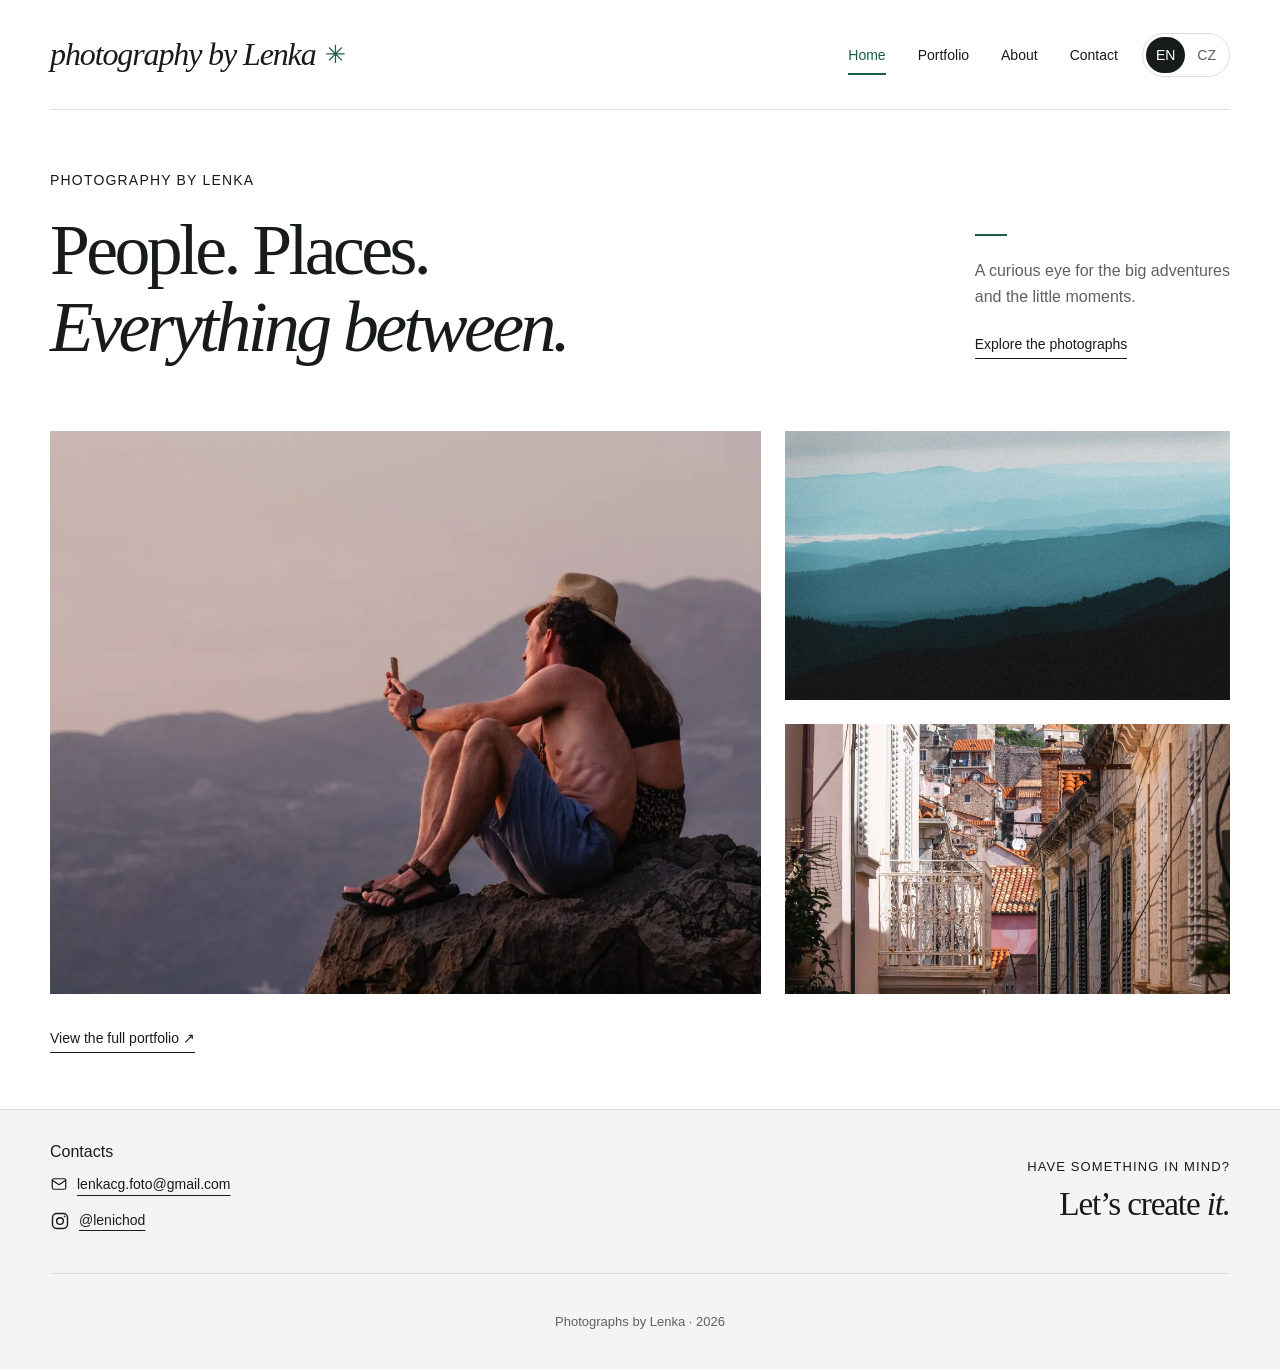
<file: index.html>
<!doctype html>
<html lang="en">
<head>
  <meta charset="UTF-8">
  <meta name="viewport" content="width=device-width, initial-scale=1">
  <meta name="description" content="Photography by Lenka. Portraits, nature, travel and everyday moments." data-i18n-content="Photography by Lenka. Portraits, nature, travel and everyday moments.">
  <meta name="theme-color" content="#ffffff">
  <title>Photography by Lenka</title>
  <link rel="icon" type="image/svg+xml" href="data:image/svg+xml,%3Csvg xmlns='http://www.w3.org/2000/svg' viewBox='0 0 32 32'%3E%3Crect width='32' height='32' rx='7' fill='%231c5d45'/%3E%3Ccircle cx='16' cy='16' r='10' fill='none' stroke='white' stroke-width='1.5'/%3E%3Ccircle cx='16' cy='16' r='4' fill='white'/%3E%3C/svg%3E">
  <link rel="stylesheet" href="styles.css">
  <script src="gallery-data.js" defer></script>
  <script src="languages.js" defer></script>
  <script src="app.js" defer></script>
</head>
<body data-page="home">
  <a class="skip" href="#main-content" data-i18n="Skip to content">Skip to content</a>
  <header class="header wrap"><a class="wordmark" href="index.html" aria-label="Photography by Lenka home">photography by Lenka<span class="brand-dot" aria-hidden="true">✳</span></a><nav aria-label="Main navigation" data-i18n-aria-label="Main navigation"><a href="index.html" aria-current="page" data-i18n="Home">Home</a><a href="portfolio.html" data-i18n="Portfolio">Portfolio</a><a href="about.html" data-i18n="About">About</a><a href="contact.html" data-i18n="Contact">Contact</a></nav><div class="language-switch" role="group" aria-label="Language / Jazyk"><button type="button" data-language="en" lang="en" aria-label="English" aria-pressed="true">EN</button><button type="button" data-language="cs" lang="cs" aria-label="Čeština" aria-pressed="false">CZ</button></div></header>
  <main id="main-content">
    <section class="intro wrap" aria-labelledby="page-title">
      <div><p class="eyebrow" data-i18n="Photography by Lenka">Photography by Lenka</p><h1 id="page-title" data-i18n-html="People. Places.&lt;br&gt;&lt;em&gt;Everything between.&lt;/em&gt;">People. Places.<br><em>Everything between.</em></h1></div>
      <div class="intro-note"><span class="note-line" aria-hidden="true"></span><p data-i18n-html="A curious eye for the big adventures&lt;br class=&quot;desktop-break&quot;&gt; and the little moments.">A curious eye for the big adventures<br class="desktop-break"> and the little moments.</p><a href="portfolio.html" data-i18n="Explore the photographs">Explore the photographs</a></div>
    </section>
    <section class="featured wrap" aria-label="Selected photographs" data-i18n-aria-label="Selected photographs"><div class="featured-grid"><a class="featured-photo" href="portfolio.html?collection=people"><img src="photos/083.webp" width="4896" height="2754" alt="Two people overlooking the coast" data-i18n-alt="Two people overlooking the coast" decoding="async"></a><a class="featured-photo" href="portfolio.html?collection=nature"><img src="photos/052.webp" width="4896" height="2754" alt="Layers of distant blue mountains" data-i18n-alt="Layers of distant blue mountains" decoding="async"></a><a class="featured-photo" href="portfolio.html?collection=street"><img src="photos/096.webp" width="3264" height="3264" alt="Light falling through a narrow street" data-i18n-alt="Light falling through a narrow street" decoding="async"></a></div><a class="text-link" href="portfolio.html" data-i18n-html="View the full portfolio &lt;span aria-hidden=&quot;true&quot;&gt;↗&lt;/span&gt;">View the full portfolio <span aria-hidden="true">↗</span></a></section>
  </main>
  <footer class="site-footer">
    <div class="wrap footer-contact">
      <div class="footer-details"><h2 class="footer-label" data-i18n="Contacts">Contacts</h2><a data-email-link class="footer-email" href="mailto:lenkacg.foto@gmail.com"><svg class="contact-icon" viewBox="0 0 24 24" fill="none" stroke="currentColor" stroke-width="1.6" stroke-linecap="round" stroke-linejoin="round" aria-hidden="true" focusable="false"><rect x="3" y="5" width="18" height="14" rx="2"/><path d="m3 7 9 6 9-6"/></svg><span data-email-address>lenkacg.foto@gmail.com</span></a><a data-instagram-link class="footer-instagram" href="https://www.instagram.com/lenichod/" target="_blank" rel="noopener noreferrer" aria-label="Find me on Instagram" data-i18n-aria-label="Find me on Instagram" title="@lenichod"><svg class="contact-icon" viewBox="0 0 24 24" fill="none" stroke="currentColor" stroke-width="1.7" aria-hidden="true" focusable="false"><rect x="3" y="3" width="18" height="18" rx="5"/><circle cx="12" cy="12" r="4"/><circle cx="17.5" cy="6.5" r="1" fill="currentColor" stroke="none"/></svg><span>@lenichod</span></a><p data-instagram-placeholder hidden class="footer-instagram-note" data-i18n="Instagram — coming soon">Instagram — coming soon</p></div>
      <div class="footer-invitation"><p class="eyebrow" data-i18n="Have something in mind?">Have something in mind?</p><h2 data-i18n-html="Let’s create &lt;em&gt;it.&lt;/em&gt;">Let’s create <em>it.</em></h2></div>
    </div>
    <div class="wrap footer"><p><span data-i18n="Photographs by Lenka">Photographs by Lenka</span> · <span id="year">2026</span></p></div>
  </footer>
</body>
</html>
</file>
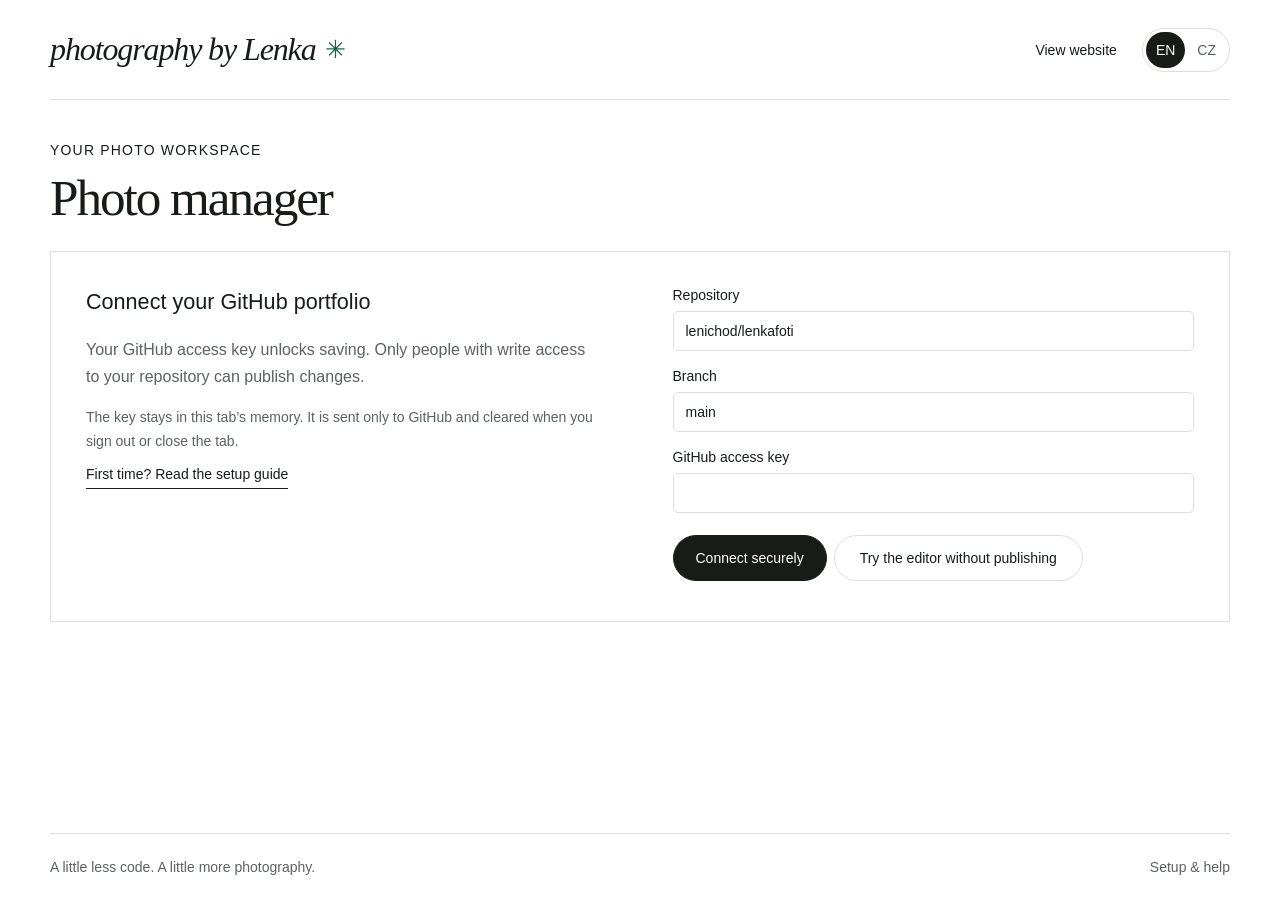
<file: admin/index.html>
<!doctype html>
<html lang="en">
<head>
<meta charset="utf-8"><meta name="viewport" content="width=device-width,initial-scale=1"><meta name="robots" content="noindex,nofollow"><meta name="referrer" content="no-referrer">
<meta http-equiv="Content-Security-Policy" content="default-src 'self'; script-src 'self'; style-src 'self'; img-src 'self' data: blob: https://raw.githubusercontent.com; connect-src 'self' https://api.github.com; object-src 'none'; base-uri 'self'; form-action 'none'">
<title>Photo manager · Photography by Lenka</title><link rel="stylesheet" href="../styles.css"><link rel="stylesheet" href="admin.css">
<link rel="icon" type="image/svg+xml" href="data:image/svg+xml,%3Csvg xmlns='http://www.w3.org/2000/svg' viewBox='0 0 32 32'%3E%3Crect width='32' height='32' rx='7' fill='%231c5d45'/%3E%3Ccircle cx='16' cy='16' r='10' fill='none' stroke='white' stroke-width='1.5'/%3E%3Ccircle cx='16' cy='16' r='4' fill='white'/%3E%3C/svg%3E">
<script src="../gallery-data.js" defer></script><script type="module" src="manager.js"></script>
</head>
<body>
<a class="skip" href="#admin-main" data-text="skip">Skip to content</a>
<header class="wrap admin-header"><a class="wordmark" href="../index.html">photography by Lenka<span class="brand-dot" aria-hidden="true">✳</span></a><div class="admin-header-actions"><a href="../index.html" data-text="viewSite">View website</a><div class="language-switch" role="group" aria-label="Language / Jazyk"><button type="button" data-lang="en" aria-pressed="true">EN</button><button type="button" data-lang="cs" aria-pressed="false">CZ</button></div></div></header>
<main id="admin-main" class="wrap admin-main">
<div class="admin-title"><div><p class="eyebrow" data-text="privateEditor">Your photo workspace</p><h1 data-text="title">Photo manager</h1></div><button id="disconnect" type="button" class="outline-button" hidden data-text="disconnect">Sign out</button></div>
<p id="status" class="admin-status" role="status" aria-live="polite"></p>
<section id="connection" class="connection-card" aria-labelledby="connect-title">
<div><h2 id="connect-title" data-text="connectTitle">Connect your GitHub portfolio</h2><p data-text="connectIntro">Your GitHub access key unlocks saving. Only people with write access to your repository can publish changes.</p><p class="connection-note" data-text="keyPrivacy">The key stays in this tab’s memory. It is sent only to GitHub and cleared when you sign out or close the tab.</p><a class="text-link" href="SETUP.html" data-text="setupGuide">First time? Read the setup guide</a></div>
<form id="connect-form"><label><span data-text="repository">Repository</span><input id="repository" value="lenichod/lenkafoti" required autocomplete="off" spellcheck="false"></label><label><span data-text="branch">Branch</span><input id="branch" value="main" required autocomplete="off" spellcheck="false"></label><label><span data-text="accessKey">GitHub access key</span><input id="access-key" type="password" required autocomplete="off" spellcheck="false"></label><button class="solid-button" id="connect-button" type="submit" data-text="connect">Connect securely</button><button class="outline-button" id="try-editor" type="button" data-text="tryEditor">Try the editor without publishing</button></form>
</section>
<section id="workspace" hidden aria-label="Photo workspace">
<div id="preview-notice" class="preview-notice" hidden data-text="previewNotice">Preview mode: try editing here. Nothing is saved to your website. Connect GitHub to publish changes.</div>
<p id="host-notice" class="connection-note" hidden data-text="hostNotice">Saving updates your GitHub website. This separate private preview does not update from GitHub.</p>
<div class="editor-toolbar"><div><label class="upload-button solid-button" for="upload"><span data-text="addPhotos">Add photos</span><input id="upload" type="file" accept="image/jpeg,image/png,image/webp" multiple></label><span id="photo-count"></span></div><div><button id="reload" class="outline-button" type="button" data-text="reload">Reload saved version</button><button id="publish" class="solid-button" type="button" disabled data-text="publish">Save to GitHub</button></div></div>
<p class="upload-note" data-text="uploadNote">JPEG, PNG or WebP. Images are resized to 1600px and converted to WebP automatically; your originals stay untouched.</p>
<details class="featured-settings"><summary data-text="homePhotos">Home page photographs</summary><p data-text="homeHelp">Photo 1 is the large image on the left. Photos 2 and 3 are stacked on the right; all three stack vertically on phones.</p><div id="featured-fields"></div></details>
<div class="editor-search"><label><span class="sr-only" data-text="search">Search photos</span><input id="search" type="search" placeholder="Search descriptions…" data-placeholder="searchPlaceholder"></label><label><span class="sr-only" data-text="collection">Collection</span><select id="collection-filter"></select></label></div>
<div id="photo-list" class="admin-grid"></div>
<p id="empty-state" hidden data-text="noResults">No photographs match this search.</p>
</section>
<dialog id="remove-dialog" aria-labelledby="remove-title"><h2 id="remove-title" data-text="removeTitle">Remove this photograph?</h2><p data-text="removeHelp">It will leave the portfolio after you save. Original files and GitHub history are kept.</p><div class="dialog-actions"><button id="cancel-remove" class="outline-button" type="button" data-text="cancel">Cancel</button><button id="confirm-remove" class="solid-button danger" type="button" data-text="remove">Remove</button></div></dialog>
</main>
<footer class="wrap admin-footer"><p data-text="footer">A little less code. A little more photography.</p><a href="SETUP.html" data-text="help">Setup & help</a></footer>
</body></html>
</file>
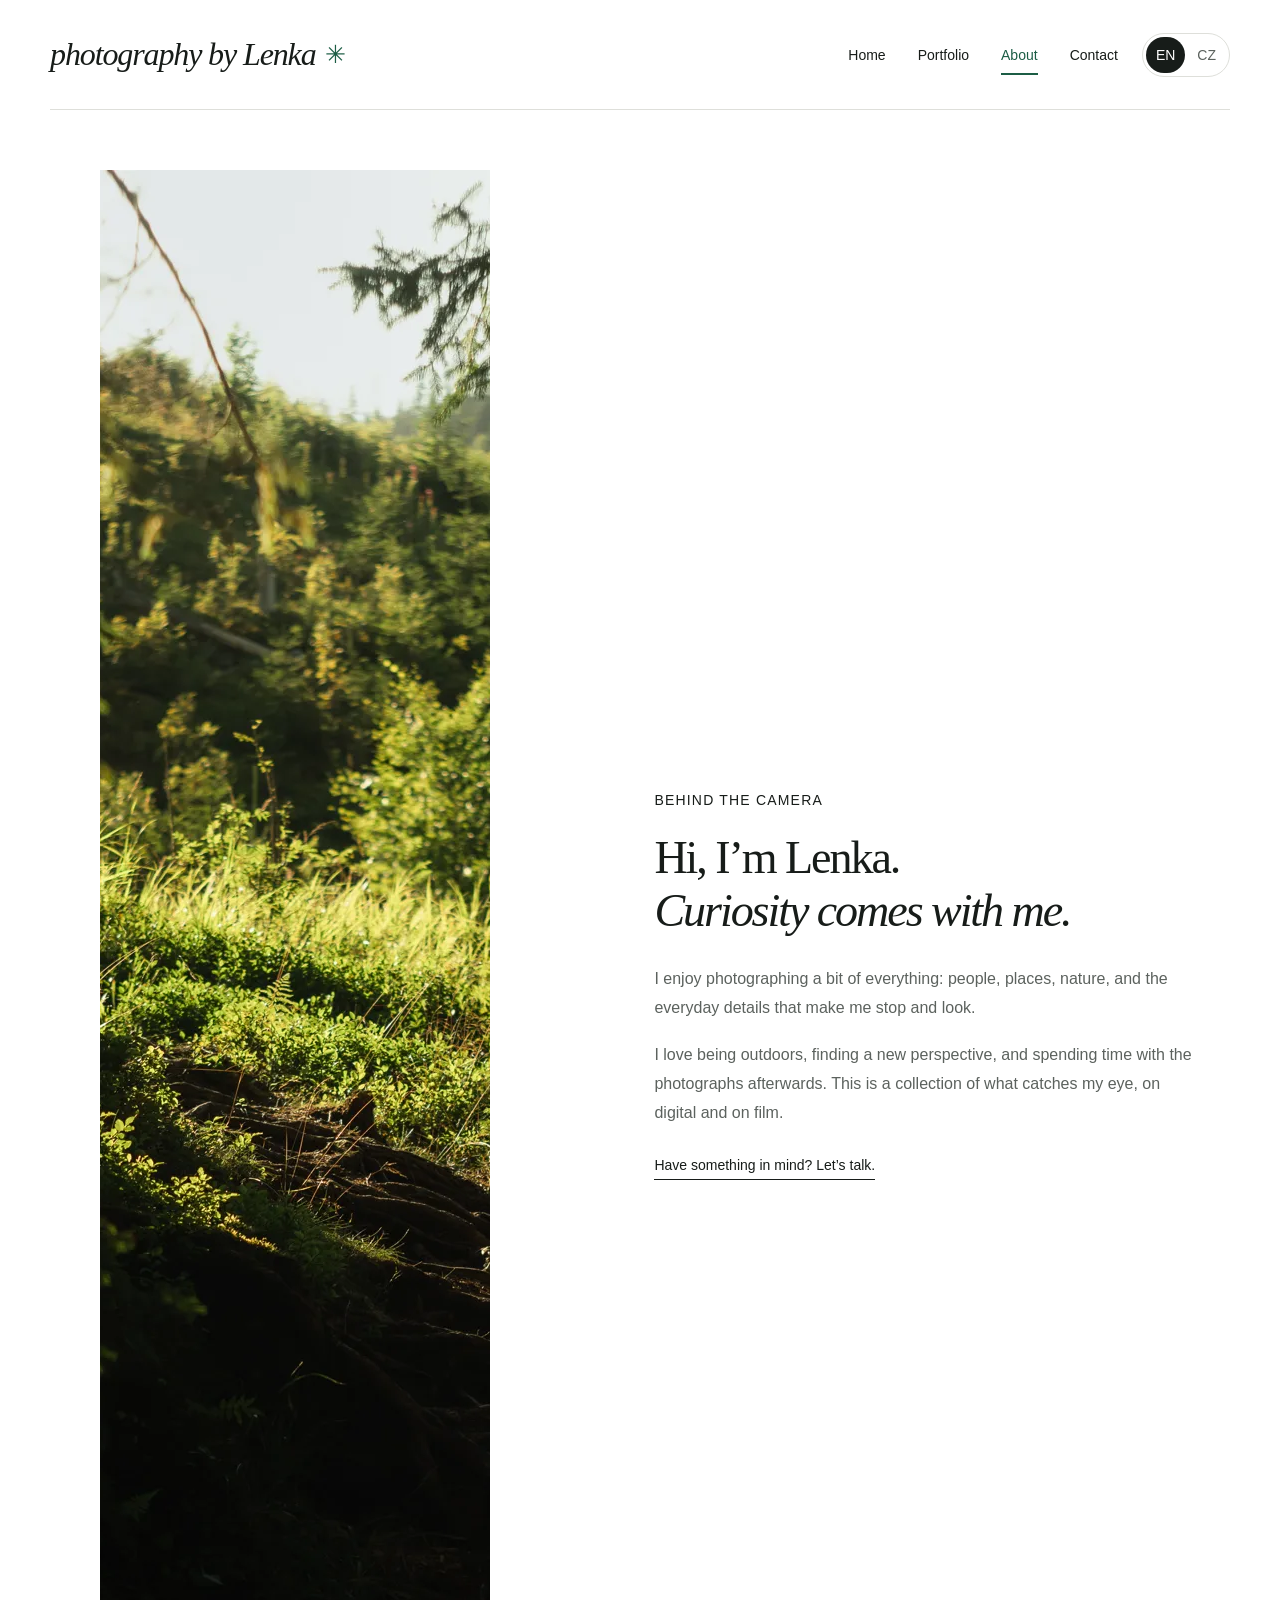
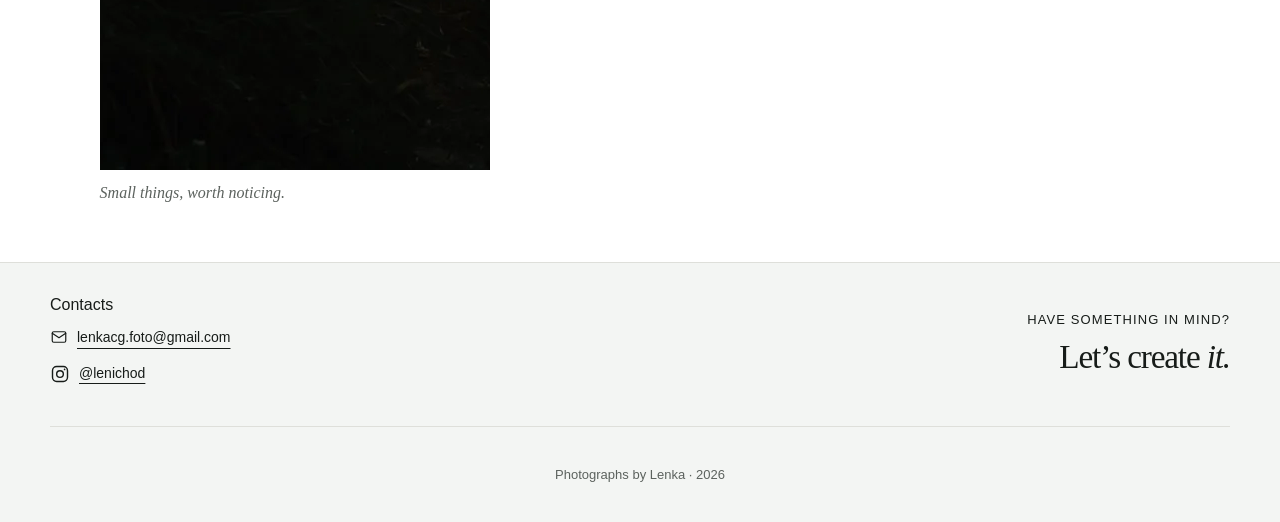
<file: about.html>
<!doctype html>
<html lang="en">
<head>
  <meta charset="UTF-8">
  <meta name="viewport" content="width=device-width, initial-scale=1">
  <meta name="description" content="Meet Lenka, the curious eye behind the camera." data-i18n-content="Meet Lenka, the curious eye behind the camera.">
  <meta name="theme-color" content="#ffffff">
  <title>About · Photography by Lenka</title>
  <link rel="icon" type="image/svg+xml" href="data:image/svg+xml,%3Csvg xmlns='http://www.w3.org/2000/svg' viewBox='0 0 32 32'%3E%3Crect width='32' height='32' rx='7' fill='%231c5d45'/%3E%3Ccircle cx='16' cy='16' r='10' fill='none' stroke='white' stroke-width='1.5'/%3E%3Ccircle cx='16' cy='16' r='4' fill='white'/%3E%3C/svg%3E">
  <link rel="stylesheet" href="styles.css">
  <script src="gallery-data.js" defer></script>
  <script src="languages.js" defer></script>
  <script src="app.js" defer></script>
</head>
<body data-page="about">
  <a class="skip" href="#main-content" data-i18n="Skip to content">Skip to content</a>
  <header class="header wrap"><a class="wordmark" href="index.html" aria-label="Photography by Lenka home">photography by Lenka<span class="brand-dot" aria-hidden="true">✳</span></a><nav aria-label="Main navigation" data-i18n-aria-label="Main navigation"><a href="index.html" data-i18n="Home">Home</a><a href="portfolio.html" data-i18n="Portfolio">Portfolio</a><a href="about.html" aria-current="page" data-i18n="About">About</a><a href="contact.html" data-i18n="Contact">Contact</a></nav><div class="language-switch" role="group" aria-label="Language / Jazyk"><button type="button" data-language="en" lang="en" aria-label="English" aria-pressed="true">EN</button><button type="button" data-language="cs" lang="cs" aria-label="Čeština" aria-pressed="false">CZ</button></div></header>
  <main id="main-content">
    <section id="about" class="about wrap" aria-labelledby="about-title">
      <div class="about-photo"><img src="photos/111.webp" alt="Sunlight falling through the trees in a quiet forest" data-i18n-alt="Sunlight falling through the trees in a quiet forest" loading="eager" width="1067" height="1600"><span data-i18n="Small things, worth noticing.">Small things, worth noticing.</span></div>
      <div class="about-copy"><p class="eyebrow" data-i18n="Behind the camera">Behind the camera</p><h1 id="about-title" data-i18n-html="Hi, I’m Lenka.&lt;br&gt;&lt;em&gt;Curiosity comes with me.&lt;/em&gt;">Hi, I’m Lenka.<br><em>Curiosity comes with me.</em></h1><p data-i18n="I enjoy photographing a bit of everything: people, places, nature, and the everyday details that make me stop and look.">I enjoy photographing a bit of everything: people, places, nature, and the everyday details that make me stop and look.</p><p data-i18n="I love being outdoors, finding a new perspective, and spending time with the photographs afterwards. This is a collection of what catches my eye, on digital and on film.">I love being outdoors, finding a new perspective, and spending time with the photographs afterwards. This is a collection of what catches my eye, on digital and on film.</p><a class="text-link" href="contact.html" data-i18n="Have something in mind? Let’s talk.">Have something in mind? Let’s talk.</a></div>
    </section>
  </main>
  <footer class="site-footer">
    <div class="wrap footer-contact">
      <div class="footer-details"><h2 class="footer-label" data-i18n="Contacts">Contacts</h2><a data-email-link class="footer-email" href="mailto:lenkacg.foto@gmail.com"><svg class="contact-icon" viewBox="0 0 24 24" fill="none" stroke="currentColor" stroke-width="1.6" stroke-linecap="round" stroke-linejoin="round" aria-hidden="true" focusable="false"><rect x="3" y="5" width="18" height="14" rx="2"/><path d="m3 7 9 6 9-6"/></svg><span data-email-address>lenkacg.foto@gmail.com</span></a><a data-instagram-link class="footer-instagram" href="https://www.instagram.com/lenichod/" target="_blank" rel="noopener noreferrer" aria-label="Find me on Instagram" data-i18n-aria-label="Find me on Instagram" title="@lenichod"><svg class="contact-icon" viewBox="0 0 24 24" fill="none" stroke="currentColor" stroke-width="1.7" aria-hidden="true" focusable="false"><rect x="3" y="3" width="18" height="18" rx="5"/><circle cx="12" cy="12" r="4"/><circle cx="17.5" cy="6.5" r="1" fill="currentColor" stroke="none"/></svg><span>@lenichod</span></a><p data-instagram-placeholder hidden class="footer-instagram-note" data-i18n="Instagram — coming soon">Instagram — coming soon</p></div>
      <div class="footer-invitation"><p class="eyebrow" data-i18n="Have something in mind?">Have something in mind?</p><h2 data-i18n-html="Let’s create &lt;em&gt;it.&lt;/em&gt;">Let’s create <em>it.</em></h2></div>
    </div>
    <div class="wrap footer"><p><span data-i18n="Photographs by Lenka">Photographs by Lenka</span> · <span id="year">2026</span></p></div>
  </footer>
</body>
</html>
</file>
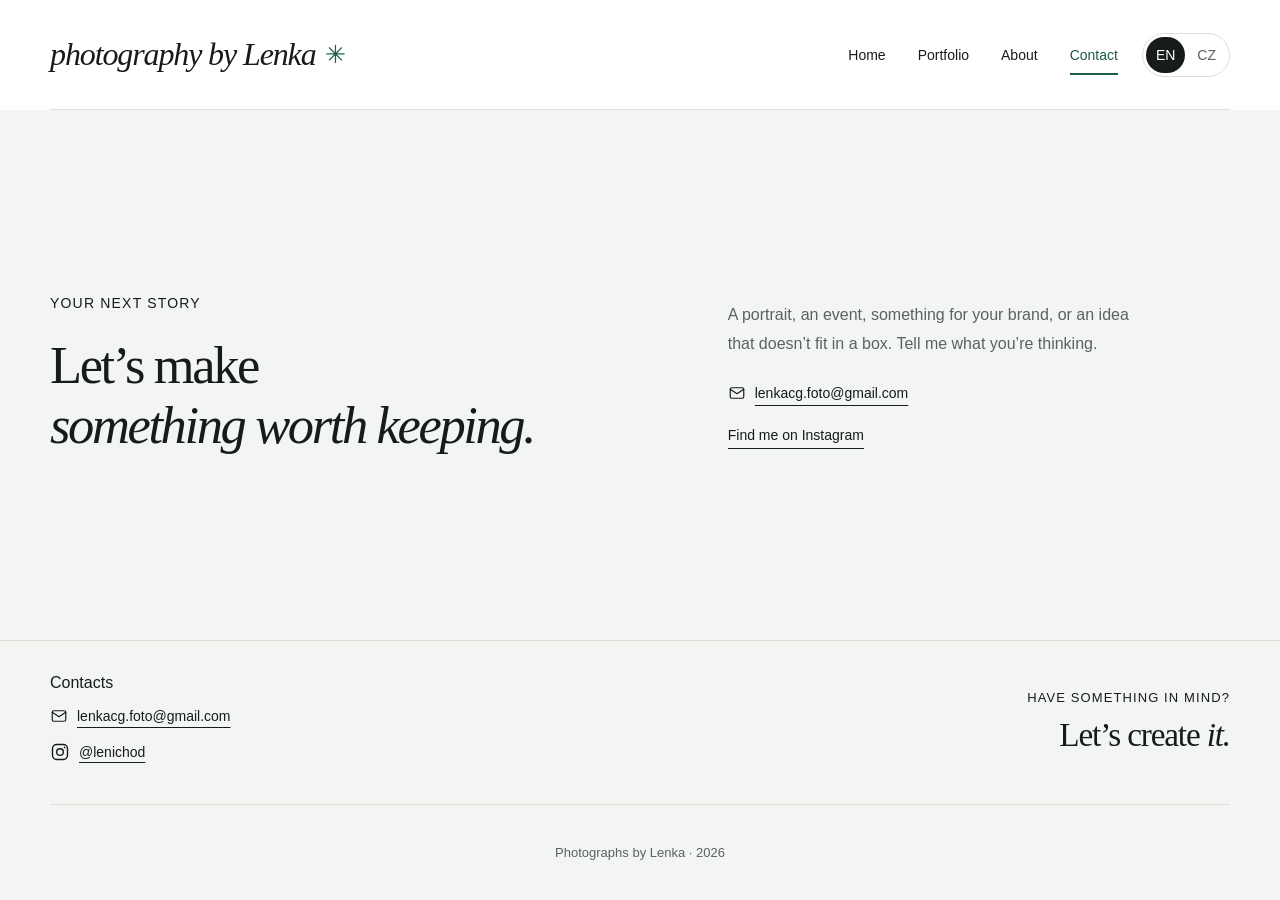
<file: contact.html>
<!doctype html>
<html lang="en">
<head>
  <meta charset="UTF-8">
  <meta name="viewport" content="width=device-width, initial-scale=1">
  <meta name="description" content="Contact Lenka about a portrait, event, brand shoot or photography idea." data-i18n-content="Contact Lenka about a portrait, event, brand shoot or photography idea.">
  <meta name="theme-color" content="#ffffff">
  <title>Contact · Photography by Lenka</title>
  <link rel="icon" type="image/svg+xml" href="data:image/svg+xml,%3Csvg xmlns='http://www.w3.org/2000/svg' viewBox='0 0 32 32'%3E%3Crect width='32' height='32' rx='7' fill='%231c5d45'/%3E%3Ccircle cx='16' cy='16' r='10' fill='none' stroke='white' stroke-width='1.5'/%3E%3Ccircle cx='16' cy='16' r='4' fill='white'/%3E%3C/svg%3E">
  <link rel="stylesheet" href="styles.css">
  <script src="gallery-data.js" defer></script>
  <script src="languages.js" defer></script>
  <script src="app.js" defer></script>
</head>
<body data-page="contact">
  <a class="skip" href="#main-content" data-i18n="Skip to content">Skip to content</a>
  <header class="header wrap"><a class="wordmark" href="index.html" aria-label="Photography by Lenka home">photography by Lenka<span class="brand-dot" aria-hidden="true">✳</span></a><nav aria-label="Main navigation" data-i18n-aria-label="Main navigation"><a href="index.html" data-i18n="Home">Home</a><a href="portfolio.html" data-i18n="Portfolio">Portfolio</a><a href="about.html" data-i18n="About">About</a><a href="contact.html" aria-current="page" data-i18n="Contact">Contact</a></nav><div class="language-switch" role="group" aria-label="Language / Jazyk"><button type="button" data-language="en" lang="en" aria-label="English" aria-pressed="true">EN</button><button type="button" data-language="cs" lang="cs" aria-label="Čeština" aria-pressed="false">CZ</button></div></header>
  <main id="main-content">
    <section id="contact" class="contact" aria-labelledby="contact-title"><div class="wrap contact-inner"><div><p class="eyebrow" data-i18n="Your next story">Your next story</p><h1 id="contact-title" data-i18n-html="Let’s make&lt;br&gt;&lt;em&gt;something worth keeping.&lt;/em&gt;">Let’s make<br><em>something worth keeping.</em></h1></div><div class="contact-copy"><p data-i18n="A portrait, an event, something for your brand, or an idea that doesn’t fit in a box. Tell me what you’re thinking.">A portrait, an event, something for your brand, or an idea that doesn’t fit in a box. Tell me what you’re thinking.</p><a id="email-link" data-email-link class="contact-link" href="mailto:lenkacg.foto@gmail.com"><svg class="contact-icon" viewBox="0 0 24 24" fill="none" stroke="currentColor" stroke-width="1.6" stroke-linecap="round" stroke-linejoin="round" aria-hidden="true" focusable="false"><rect x="3" y="5" width="18" height="14" rx="2"/><path d="m3 7 9 6 9-6"/></svg><span data-email-address>lenkacg.foto@gmail.com</span></a><a id="instagram-link" data-instagram-link class="social-link" href="https://www.instagram.com/lenichod/" target="_blank" rel="noopener noreferrer" data-i18n="Find me on Instagram">Find me on Instagram</a><p id="contact-placeholder" hidden class="placeholder-note" data-i18n="Instagram link coming soon.">Instagram link coming soon.</p></div></div></section>
  </main>
  <footer class="site-footer">
    <div class="wrap footer-contact">
      <div class="footer-details"><h2 class="footer-label" data-i18n="Contacts">Contacts</h2><a data-email-link class="footer-email" href="mailto:lenkacg.foto@gmail.com"><svg class="contact-icon" viewBox="0 0 24 24" fill="none" stroke="currentColor" stroke-width="1.6" stroke-linecap="round" stroke-linejoin="round" aria-hidden="true" focusable="false"><rect x="3" y="5" width="18" height="14" rx="2"/><path d="m3 7 9 6 9-6"/></svg><span data-email-address>lenkacg.foto@gmail.com</span></a><a data-instagram-link class="footer-instagram" href="https://www.instagram.com/lenichod/" target="_blank" rel="noopener noreferrer" aria-label="Find me on Instagram" data-i18n-aria-label="Find me on Instagram" title="@lenichod"><svg class="contact-icon" viewBox="0 0 24 24" fill="none" stroke="currentColor" stroke-width="1.7" aria-hidden="true" focusable="false"><rect x="3" y="3" width="18" height="18" rx="5"/><circle cx="12" cy="12" r="4"/><circle cx="17.5" cy="6.5" r="1" fill="currentColor" stroke="none"/></svg><span>@lenichod</span></a><p data-instagram-placeholder hidden class="footer-instagram-note" data-i18n="Instagram — coming soon">Instagram — coming soon</p></div>
      <div class="footer-invitation"><p class="eyebrow" data-i18n="Have something in mind?">Have something in mind?</p><h2 data-i18n-html="Let’s create &lt;em&gt;it.&lt;/em&gt;">Let’s create <em>it.</em></h2></div>
    </div>
    <div class="wrap footer"><p><span data-i18n="Photographs by Lenka">Photographs by Lenka</span> · <span id="year">2026</span></p></div>
  </footer>
</body>
</html>
</file>
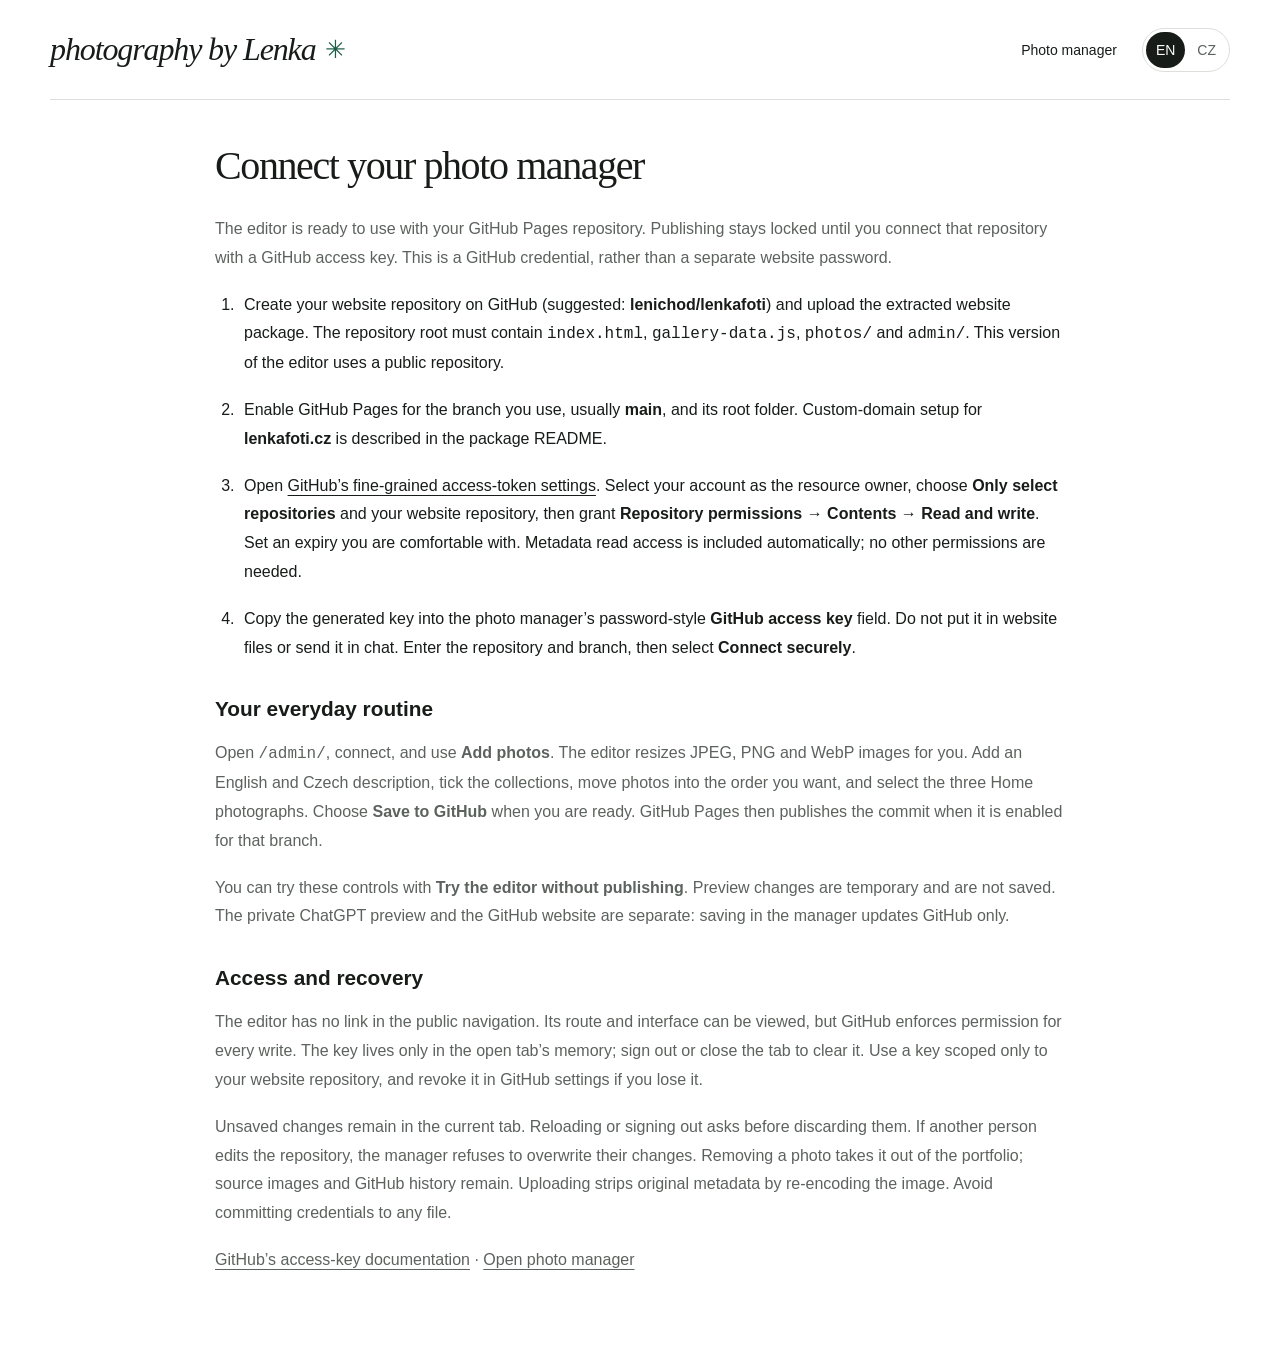
<file: admin/SETUP.html>
<!doctype html><html lang="en"><head><meta charset="utf-8"><meta name="viewport" content="width=device-width,initial-scale=1"><meta name="robots" content="noindex,nofollow"><meta name="referrer" content="no-referrer"><title>Photo manager setup · Photography by Lenka</title><script src="setup.js" defer></script><link rel="stylesheet" href="../styles.css"><link rel="stylesheet" href="admin.css"><link rel="stylesheet" href="setup.css"></head><body><header class="wrap admin-header"><a class="wordmark" href="../index.html">photography by Lenka<span class="brand-dot" aria-hidden="true">✳</span></a><div class="admin-header-actions"><a id="manager-link" href="index.html">Photo manager</a><div class="language-switch" role="group" aria-label="Language / Jazyk"><button type="button" data-lang="en" aria-pressed="true">EN</button><button type="button" data-lang="cs" aria-pressed="false">CZ</button></div></div></header><main class="wrap admin-main setup-main"><section id="setup-en" lang="en"><h1>Connect your photo manager</h1><p>The editor is ready to use with your GitHub Pages repository. Publishing stays locked until you connect that repository with a GitHub access key. This is a GitHub credential, rather than a separate website password.</p><ol><li>Create your website repository on GitHub (suggested: <strong>lenichod/lenkafoti</strong>) and upload the extracted website package. The repository root must contain <code>index.html</code>, <code>gallery-data.js</code>, <code>photos/</code> and <code>admin/</code>. This version of the editor uses a public repository.</li><li>Enable GitHub Pages for the branch you use, usually <strong>main</strong>, and its root folder. Custom-domain setup for <strong>lenkafoti.cz</strong> is described in the package README.</li><li>Open <a href="https://github.com/settings/personal-access-tokens/new" target="_blank" rel="noopener noreferrer">GitHub’s fine-grained access-token settings</a>. Select your account as the resource owner, choose <strong>Only select repositories</strong> and your website repository, then grant <strong>Repository permissions → Contents → Read and write</strong>. Set an expiry you are comfortable with. Metadata read access is included automatically; no other permissions are needed.</li><li>Copy the generated key into the photo manager’s password-style <strong>GitHub access key</strong> field. Do not put it in website files or send it in chat. Enter the repository and branch, then select <strong>Connect securely</strong>.</li></ol><h2>Your everyday routine</h2><p>Open <code>/admin/</code>, connect, and use <strong>Add photos</strong>. The editor resizes JPEG, PNG and WebP images for you. Add an English and Czech description, tick the collections, move photos into the order you want, and select the three Home photographs. Choose <strong>Save to GitHub</strong> when you are ready. GitHub Pages then publishes the commit when it is enabled for that branch.</p><p>You can try these controls with <strong>Try the editor without publishing</strong>. Preview changes are temporary and are not saved. The private ChatGPT preview and the GitHub website are separate: saving in the manager updates GitHub only.</p><h2>Access and recovery</h2><p>The editor has no link in the public navigation. Its route and interface can be viewed, but GitHub enforces permission for every write. The key lives only in the open tab’s memory; sign out or close the tab to clear it. Use a key scoped only to your website repository, and revoke it in GitHub settings if you lose it.</p><p>Unsaved changes remain in the current tab. Reloading or signing out asks before discarding them. If another person edits the repository, the manager refuses to overwrite their changes. Removing a photo takes it out of the portfolio; source images and GitHub history remain. Uploading strips original metadata by re-encoding the image. Avoid committing credentials to any file.</p><p><a href="https://docs.github.com/en/authentication/keeping-your-account-and-data-secure/managing-your-personal-access-tokens" target="_blank" rel="noopener noreferrer">GitHub’s access-key documentation</a> · <a href="index.html">Open photo manager</a></p></section><section id="setup-cs" lang="cs" hidden><h1>Připojení správce fotografií</h1><p>Editor je připravený pro repozitář tvého webu na GitHub Pages. Ukládání se odemkne až po připojení pomocí přístupového klíče GitHubu. Používá přihlašovací údaj GitHubu, nikoli samostatné heslo webu.</p><ol><li>Vytvoř repozitář webu (doporučený název: <strong>lenichod/lenkafoti</strong>) a nahraj obsah rozbaleného balíčku. Soubory <code>index.html</code>, <code>gallery-data.js</code> a složky <code>photos/</code> a <code>admin/</code> musí být přímo v kořeni repozitáře. Tato verze editoru používá veřejný repozitář.</li><li>Zapni GitHub Pages pro svou větev (obvykle <strong>main</strong>) a kořenovou složku. Připojení <strong>lenkafoti.cz</strong> je popsané v README balíčku.</li><li>V <a href="https://github.com/settings/personal-access-tokens/new" target="_blank" rel="noopener noreferrer">nastavení klíčů GitHubu</a> vytvoř <strong>fine-grained personal access token</strong>. Vyber svůj účet jako vlastníka, <strong>Only select repositories</strong> a repozitář webu. Nastav <strong>Repository permissions → Contents → Read and write</strong> a vhodnou platnost. Čtení metadat je automatické; další oprávnění nejsou potřeba.</li><li>Vygenerovaný klíč vlož do pole <strong>Přístupový klíč GitHubu</strong> ve správci. Nevkládej ho do souborů webu ani neposílej do chatu. Zadej repozitář a větev a klikni na <strong>Bezpečně připojit</strong>.</li></ol><h2>Běžné používání</h2><p>Otevři <code>/admin/</code>, připoj GitHub a klikni na <strong>Přidat fotografie</strong>. Editor obrázky JPEG, PNG a WebP sám zmenší. Doplň anglický a český popis, vyber kolekce, uprav pořadí a tři fotografie na úvodní stránce. Pak klikni na <strong>Uložit na GitHub</strong>. Pokud je pro danou větev zapnuté Pages, GitHub následně publikuje změny.</p><p>Tlačítkem <strong>Vyzkoušet editor bez publikování</strong> si ovládání vyzkoušíš nanečisto. Úpravy v náhledu jsou dočasné. Soukromý náhled v ChatGPT a web na GitHubu jsou oddělené — ukládání aktualizuje pouze GitHub.</p><h2>Přístup a obnovení</h2><p>Editor nemá odkaz ve veřejném menu. Jeho rozhraní lze otevřít, ale každé ukládání chrání oprávnění GitHubu. Klíč zůstává jen v paměti otevřené karty; odhlášení nebo zavření ho smaže. Omez ho pouze na repozitář svého webu. Při ztrátě ho zruš v nastavení GitHubu.</p><p>Neuložené úpravy zůstávají v aktuální kartě. Před jejich zahozením se editor zeptá. Změny jiného editora nepřepíše. Odebrání fotografie ji odstraní z portfolia, ale soubory a historie GitHubu zůstanou zachovány. Nové fotografie se převádějí bez původních metadat. Přístupové klíče neukládej do souborů.</p><p><a href="index.html?lang=cs">Otevřít správce fotografií</a></p></section></main></body></html>
</file>
<file: styles.css>
:root{--ink:#171c19;--muted:#5c625e;--line:#dedfda;--accent:#1c5d45;--paper:#fff;--soft:#f3f5f3;font-family:Arial,Helvetica,sans-serif;color:var(--ink);background:var(--paper);font-size:16px;scroll-behavior:smooth;scroll-padding-top:28px}
*{box-sizing:border-box}body{margin:0;min-height:100svh;display:flex;flex-direction:column}main{flex:1}a{color:inherit;text-decoration:none}button{font:inherit;cursor:pointer}button,a{-webkit-tap-highlight-color:transparent}button:focus-visible,a:focus-visible{outline:2px solid var(--accent);outline-offset:5px}img{display:block;max-width:100%}button:disabled{cursor:default;opacity:.4}h1,h2,p{margin:0}.wrap{width:min(1340px,calc(100% - 100px));margin-inline:auto}.skip{position:absolute;left:12px;top:-100px;z-index:20;background:var(--ink);color:white;padding:12px}.skip:focus{top:12px}.header{display:flex;justify-content:space-between;align-items:center;gap:24px;min-height:110px;border-bottom:1px solid var(--line)}.wordmark{font-family:Georgia,'Times New Roman',serif;font-style:italic;font-size:2.5rem;letter-spacing:-.06em;white-space:nowrap;display:inline-flex;align-items:center;gap:9px}.brand-dot{color:var(--accent);font-style:normal;font-family:Arial,sans-serif;font-size:1.55rem}.header nav{display:flex;align-items:center;gap:32px;font-size:.875rem}.header nav a{padding:12px 0}.header nav a:hover,.text-link:hover,.intro-note a:hover{color:var(--accent)}.header .nav-contact{padding:12px 20px;border:1px solid var(--line);border-radius:30px}.header .nav-contact:hover{border-color:var(--ink)}.intro{display:flex;justify-content:space-between;align-items:flex-end;gap:35px;padding-block:62px 64px}.eyebrow{font-size:.875rem;letter-spacing:.085em;text-transform:uppercase;margin-bottom:24px}.intro h1{font-family:Georgia,'Times New Roman',serif;font-size:clamp(2.8rem,5.6vw,5.4rem);font-weight:400;line-height:1.08;letter-spacing:-.05em}.intro h1 em,h1 em,h2 em{font-weight:400}.intro-note{max-width:285px;padding-bottom:8px;flex-shrink:0}.note-line{display:block;width:32px;height:2px;background:var(--accent);margin-bottom:22px}.intro-note p{font-size:1rem;line-height:1.65;color:var(--muted);margin-bottom:24px}.intro-note a{font-size:.875rem;border-bottom:1px solid var(--ink);padding-bottom:6px;display:inline-block}.work{padding-bottom:70px;scroll-margin-top:26px}.collection-heading{display:flex;justify-content:space-between;align-items:center;border-top:1px solid var(--line);padding-block:25px 22px}.collection-heading h2{font-size:1rem;font-weight:400}.collection-heading p{font-size:.875rem;color:var(--muted)}.filters{display:flex;flex-wrap:wrap;gap:7px 10px;margin-bottom:30px}.filter{font-size:.875rem;border:1px solid transparent;background:transparent;padding:10px 13px;min-height:42px;color:var(--muted);border-radius:25px;white-space:nowrap}.filter:hover{color:var(--ink);background:var(--soft)}.filter[aria-selected=true]{background:var(--ink);color:#fff}.filter .filter-count{margin-left:7px;font-size:.75rem;opacity:.8}.gallery{display:grid;grid-template-columns:repeat(3,minmax(0,1fr));grid-auto-rows:8px;column-gap:24px;align-items:start}.photo-card{display:block;padding:0 0 24px;background:none;border:none;text-align:left;width:100%;color:var(--muted);overflow:hidden}.photo-card img{width:100%;height:auto;background:var(--soft);transition:filter .25s}.photo-card:hover img{filter:brightness(.94)}.photo-caption{display:flex;justify-content:space-between;align-items:center;gap:8px;padding-top:11px;font-size:.8125rem;line-height:1.4}.photo-caption span:last-child{font-size:.75rem;font-variant-numeric:tabular-nums}.gallery-bottom{display:flex;flex-direction:column;align-items:center;gap:18px;padding-top:25px}.gallery-bottom p{font-size:.875rem;color:var(--muted)}.outline-button{padding:14px 25px;border:1px solid var(--line);border-radius:28px;background:transparent;color:var(--ink);font-size:.875rem;min-height:46px}.outline-button:hover{background:var(--ink);color:white;border-color:var(--ink)}.outline-button[hidden]{display:none}.about{border-top:1px solid var(--line);padding-block:88px;display:grid;grid-template-columns:.85fr 1fr;gap:clamp(35px,9vw,150px);align-items:center}.about-photo{width:min(100%,390px);justify-self:center}.about-photo img{width:100%;aspect-ratio:4/5;object-fit:cover}.about-photo span{font-family:Georgia,serif;font-style:italic;font-size:1rem;display:block;margin-top:14px;color:var(--muted)}.about h1,.contact h1{font-family:Georgia,serif;font-weight:400;letter-spacing:-.045em;font-size:clamp(2rem,3.6vw,3.4rem);line-height:1.15;margin-bottom:28px}.about-copy{max-width:545px}.about-copy>p:not(.eyebrow){font-size:1rem;line-height:1.8;margin-bottom:18px;color:var(--muted)}.text-link{display:inline-block;font-size:.875rem;border-bottom:1px solid var(--ink);padding-block:12px 6px}.contact{background:var(--soft);padding-block:80px}.contact-inner{display:grid;grid-template-columns:1.2fr 1fr;gap:75px;align-items:center}.contact h1{margin-bottom:0;font-size:clamp(2.3rem,4.1vw,3.8rem)}.contact-copy{max-width:430px}.contact-copy>p:first-child{line-height:1.8;color:var(--muted);margin-bottom:23px}.contact-link{font-size:clamp(1rem,1.7vw,1.35rem);display:block;letter-spacing:-.02em;text-decoration:underline;text-underline-offset:7px;text-decoration-thickness:1px;overflow-wrap:anywhere;width:fit-content}.contact-link:hover{color:var(--accent)}.social-link{display:block;width:fit-content;font-size:.875rem;margin-block:23px 0;border-bottom:1px solid var(--ink);padding-bottom:5px}.placeholder-note{font-size:.8125rem;color:var(--muted);line-height:1.6;margin-top:24px;max-width:350px}.footer{min-height:135px;display:flex;justify-content:space-between;align-items:center;gap:20px}.footer .wordmark{font-size:2rem}.footer p,.footer>a:last-child{font-size:.8125rem;color:var(--muted)}.viewer{padding:0;border:0;width:100%;max-width:none;height:100%;max-height:none;inset:0;margin:0;background:#101310;color:#fff;overflow:hidden}.viewer[open]{display:flex;flex-direction:column}.viewer::backdrop{background:#101310}.viewer-bar{display:flex;justify-content:space-between;align-items:center;padding:15px 30px;min-height:70px;flex-shrink:0}.viewer-bar>span{font-size:.875rem;letter-spacing:.05em}.viewer button{background:transparent;border:1px solid #444b44;color:white;padding:11px 20px;border-radius:24px;font-size:.875rem;min-height:44px}.viewer button:focus-visible{outline-color:white}.viewer button:hover{border-color:white}.viewer-bar button{border:none;display:flex;align-items:center;gap:15px}.viewer-bar button span{font-size:1.6rem}.viewer-image{flex:1;min-height:0;padding:0 35px;display:flex;align-items:center;justify-content:center}.viewer-image img{max-width:100%;max-height:100%;width:auto;height:auto;object-fit:contain}.viewer-bottom{display:grid;grid-template-columns:100px minmax(0,1fr) 100px;gap:15px;padding:18px 30px;align-items:center;flex-shrink:0}.viewer-bottom>div{text-align:center}.viewer-bottom p:first-child{font-size:.875rem;line-height:1.5}.viewer-bottom p:last-child{font-size:.8125rem;color:#afb5ae;margin-top:5px}.viewer-bottom button{padding-inline:12px}.viewer.loading .viewer-photo{opacity:.6}
@media(min-width:1700px){.wrap{width:min(1500px,calc(100% - 120px))}.intro h1{font-size:6rem}.gallery{grid-template-columns:repeat(4,minmax(0,1fr))}}
@media(max-width:1000px){.wrap{width:calc(100% - 56px)}.intro{padding-block:48px;gap:20px}.intro-note{max-width:220px}.intro h1{font-size:clamp(2.8rem,5.9vw,4rem)}.gallery{grid-template-columns:repeat(2,minmax(0,1fr));column-gap:20px}.about{gap:45px;padding-block:65px}.contact-inner{gap:40px}.header nav{gap:20px}}
@media(max-width:650px){.wrap{width:calc(100% - 36px)}.header{min-height:88px;gap:12px;align-items:center}.wordmark{font-size:2rem}.brand-dot{font-size:1.3rem}.header nav{gap:17px;font-size:.875rem}.header .nav-contact{padding:10px 0;border:0;border-radius:0}.intro{display:block;padding-block:36px 38px}.eyebrow{font-size:.8125rem;margin-bottom:18px}.intro h1{font-size:clamp(2.6rem,8.4vw,3.6rem);letter-spacing:-.05em}.intro-note{max-width:none;margin-top:25px;padding:0}.note-line{display:none}.intro-note p{font-size:.875rem;line-height:1.65;margin-bottom:14px}.desktop-break{display:none}.intro-note a{font-size:.875rem}.collection-heading{padding-block:21px 18px}.collection-heading p{font-size:.8125rem}.filters{gap:5px;margin-bottom:24px}.filter{padding:10px 12px}.gallery{grid-template-columns:repeat(2,minmax(0,1fr));column-gap:12px}.photo-card{padding-bottom:20px}.photo-caption{font-size:.75rem;padding-top:9px;line-height:1.35}.photo-caption span:last-child{display:none}.about{grid-template-columns:1fr;gap:34px;padding-block:48px}.about-photo{width:100%}.about-photo img{aspect-ratio:5/4;object-position:center 45%}.about-copy{max-width:none}.about h1{font-size:2.25rem}.contact{padding-block:48px}.contact-inner{grid-template-columns:1fr;gap:30px}.contact h1{font-size:2.6rem}.footer{padding-block:30px;flex-wrap:wrap;gap:22px}.footer .wordmark{width:100%}.footer>a:last-child{margin-left:auto}.viewer-bar{padding:10px 15px}.viewer-image{padding:0 10px}.viewer-bottom{padding:16px 12px;grid-template-columns:76px minmax(0,1fr) 76px;gap:8px}.viewer-bottom button{font-size:.8125rem;padding:9px}.viewer-bottom p:first-child{font-size:.8125rem}.viewer-bottom p:last-child{font-size:.75rem}}
@media(max-width:380px){.intro h1{font-size:2.5rem}.filter{font-size:.8125rem;padding-inline:10px}.filter .filter-count{display:none}.gallery{grid-template-columns:1fr}.contact h1{font-size:2.25rem}}
@media(prefers-reduced-motion:reduce){:root{scroll-behavior:auto}*,*:before,*:after{transition:none!important;animation:none!important}}

/* Separate pages share the same quiet navigation and typography. */
.header nav a[aria-current=page]{color:var(--accent);box-shadow:inset 0 -2px var(--accent)}
.featured{padding-bottom:56px}.featured-grid{display:grid;grid-template-columns:minmax(0,1.6fr) minmax(0,1fr);grid-template-rows:repeat(2,minmax(0,1fr));height:clamp(420px,44vw,600px);gap:24px}.featured-photo{display:flex;flex-direction:column;min-width:0;min-height:0}.featured-photo:first-child{grid-column:1;grid-row:1/3}.featured-photo:nth-child(2){grid-column:2;grid-row:1}.featured-photo:nth-child(3){grid-column:2;grid-row:2}.featured-photo img{width:100%;height:0;flex:1;min-height:0;object-fit:cover;background:var(--soft);transition:filter .25s}.featured-photo:hover img{filter:brightness(.94)}.featured>.text-link{margin-top:24px}
.page-heading{padding-block:52px 38px}.page-heading .eyebrow{margin-bottom:16px}.page-heading h1{font-family:Georgia,serif;font-weight:400;font-size:clamp(2.8rem,5vw,4.4rem);letter-spacing:-.05em;line-height:1.12;margin-bottom:20px}.page-heading>p:last-child{font-size:1rem;line-height:1.7;color:var(--muted);max-width:560px}
body[data-page=about] .about{border-top:0;padding-block:60px}body[data-page=contact] main{display:flex;flex-direction:column}body[data-page=contact] .contact{flex:1;display:flex;align-items:center}.social-link[hidden]{display:none}
@media(max-width:1000px){.featured-grid{gap:20px}}
@media(max-width:650px){.header{flex-wrap:wrap;gap:12px;padding-block:20px 0;min-height:0}.header nav{width:100%;justify-content:space-between;gap:10px}.header nav a{padding:12px 0 15px}.featured-grid{grid-template-columns:1fr;grid-template-rows:auto;height:auto;gap:24px}.featured-photo:first-child,.featured-photo:nth-child(2),.featured-photo:nth-child(3){grid-column:auto;grid-row:auto}.featured-photo img{height:auto;flex:none;aspect-ratio:16/10}.featured{padding-bottom:36px}.page-heading{padding-block:34px 28px}.page-heading h1{font-size:2.8rem}.page-heading>p:last-child{font-size:.9375rem}body[data-page=about] .about{padding-block:36px 48px}.footer p{max-width:100%}.footer>a:last-child{margin-left:0}}

/* A contact footer on every page. */
.site-footer{background:var(--soft);border-top:1px solid var(--line)}
.footer-contact{display:grid;grid-template-columns:minmax(0,1fr) minmax(0,1fr);align-items:center;gap:28px;padding-block:32px}.footer-contact .eyebrow{font-size:.8125rem;margin-bottom:10px}.footer-contact h2{font-family:Georgia,serif;font-weight:400;font-size:clamp(1.7rem,2.6vw,2.25rem);line-height:1.2;letter-spacing:-.035em}.footer-email{font-size:clamp(1rem,1.7vw,1.35rem);line-height:1.6;text-decoration:underline;text-underline-offset:6px;text-decoration-thickness:1px;overflow-wrap:anywhere;max-width:100%}.footer-email:hover{color:var(--accent)}.site-footer .footer{border-top:1px solid var(--line);min-height:96px;justify-content:center;text-align:center}.site-footer .footer>a:last-child{font-size:.875rem}
@media(max-width:650px){.footer-contact{grid-template-columns:1fr;gap:28px;padding-block:28px}.site-footer .footer{padding-block:24px;gap:18px}.site-footer .footer .wordmark{width:auto}.site-footer .footer p{width:100%;order:3}}

.footer-contact .footer-label{font-family:Arial,Helvetica,sans-serif;font-size:1rem;font-weight:500;letter-spacing:0;margin-bottom:12px}.footer-email{display:block;width:fit-content}.footer-instagram{display:block;width:fit-content;margin-top:12px;font-size:1rem;line-height:1.6;text-decoration:underline;text-underline-offset:5px;text-decoration-thickness:1px}.footer-instagram:hover{color:var(--accent)}.footer-instagram-note{margin-top:12px;font-size:.875rem;line-height:1.6;color:var(--muted)}.footer-instagram[hidden],.footer-instagram-note[hidden]{display:none}.footer-invitation{justify-self:end;text-align:right}
@media(max-width:650px){.footer-invitation{justify-self:start;text-align:left}}

/* Language choice and matching contact text sizes. */
.footer-email,.contact-link,.footer-instagram{font-size:.875rem;letter-spacing:0}.footer-email,.contact-link{line-height:1.6}
.header nav{margin-left:auto}.language-switch{display:flex;flex-shrink:0;gap:2px;border:1px solid var(--line);border-radius:22px;padding:3px}.language-switch button{border:0;background:transparent;border-radius:18px;padding:8px 10px;min-height:36px;font-size:.875rem;color:var(--muted)}.language-switch button[aria-pressed=true]{background:var(--ink);color:white}.language-switch button:hover{color:var(--accent)}.language-switch button[aria-pressed=true]:hover{color:white}.filter .filter-label{margin:0;font-size:inherit;opacity:1}
@media(max-width:650px){.header nav{order:3;margin-left:0}.language-switch{margin-left:auto}.header .wordmark{font-size:1.85rem}}

.featured-photo img[src="photos/083.webp"]{object-position:72% center}

/* The longer signature remains readable beside navigation and language controls. */
.wordmark{font-size:clamp(1.2rem,2.6vw,2rem);letter-spacing:-.035em}.footer .wordmark{font-size:clamp(1.25rem,2.4vw,1.8rem)}
@media(max-width:650px){.header .wordmark{font-size:clamp(1.05rem,4.1vw,1.5rem)}.wordmark .brand-dot{font-size:1.1rem;line-height:1}.wordmark{gap:6px}.footer .wordmark{font-size:1.4rem}}

/* Compact contact icons, with clear keyboard and touch targets. */
.footer-email,.contact-link{display:flex;align-items:center;gap:9px}.contact-icon{width:18px;height:18px;flex-shrink:0}.footer-email [data-email-address],.contact-link [data-email-address]{min-width:0;overflow-wrap:anywhere}.footer-instagram{display:flex;align-items:center;justify-content:flex-start;gap:9px;width:fit-content;min-height:40px;margin-top:5px;text-decoration:none}.footer-instagram span{text-decoration:underline;text-underline-offset:5px;text-decoration-thickness:1px}.footer-instagram .contact-icon{width:20px;height:20px}
</file>
<file: admin/admin.css>
[hidden]{display:none!important}.admin-header{min-height:100px;display:flex;align-items:center;justify-content:space-between;border-bottom:1px solid var(--line);gap:20px}.admin-header-actions{display:flex;align-items:center;gap:25px;font-size:.875rem}.admin-main{padding-block:42px 60px}.admin-title{display:flex;justify-content:space-between;gap:20px;align-items:center;margin-bottom:25px}.admin-title .eyebrow{margin-bottom:12px}.admin-title h1{font:400 clamp(2.4rem,4vw,3.8rem)/1.1 Georgia,serif;letter-spacing:-.04em}.admin-status{font-size:.9375rem;line-height:1.6;margin-bottom:22px;overflow-wrap:anywhere}.admin-status:empty{display:none}.admin-status.error{color:#9c2525}.admin-status.success{color:var(--accent)}.connection-card{border:1px solid var(--line);padding:35px;display:grid;grid-template-columns:1fr 1fr;gap:65px;align-items:start}.connection-card h2{font-size:1.35rem;line-height:1.4;font-weight:500;margin-bottom:18px}.connection-card p{line-height:1.7;color:var(--muted);max-width:510px}.connection-note{font-size:.875rem;line-height:1.7;margin-top:16px;color:var(--muted)}label{display:block;font-size:.875rem}label>span{display:block;margin-bottom:8px}input,textarea,select{font:inherit;color:var(--ink);background:white;border:1px solid var(--line);border-radius:5px;padding:11px 12px;width:100%;min-width:0}input:focus-visible,textarea:focus-visible,select:focus-visible{outline:2px solid var(--accent);outline-offset:2px}textarea{resize:vertical;min-height:70px;line-height:1.5}.connection-card label{margin-bottom:17px}.connection-card form>button{margin:5px 7px 5px 0}.solid-button{display:inline-flex;align-items:center;justify-content:center;min-height:46px;padding:12px 22px;font-size:.875rem;line-height:1.3;border:1px solid var(--ink);border-radius:26px;background:var(--ink);color:white;cursor:pointer}.solid-button:hover{background:var(--accent);border-color:var(--accent)}.solid-button:disabled{opacity:.45;cursor:default}.preview-notice{background:#eef3ee;border-left:3px solid var(--accent);padding:15px 20px;font-size:.9375rem;line-height:1.6;margin-bottom:24px}.editor-toolbar{display:flex;align-items:center;justify-content:space-between;gap:20px;margin-top:25px}.editor-toolbar>div{display:flex;align-items:center;gap:15px;flex-wrap:wrap}#photo-count{font-size:.875rem;color:var(--muted)}.upload-button{position:relative;overflow:hidden;margin:0}.upload-button>span{margin:0}.upload-button input{position:absolute;inset:0;opacity:0;cursor:pointer}.upload-button:focus-within{outline:2px solid var(--accent);outline-offset:4px}.upload-note{font-size:.875rem;line-height:1.7;color:var(--muted);margin-block:16px 24px}.featured-settings{border-block:1px solid var(--line);padding-block:18px;margin-bottom:24px}.featured-settings summary{cursor:pointer;font-size:1rem}.featured-settings>p{font-size:.875rem;line-height:1.6;color:var(--muted);margin-top:15px}#featured-fields{display:grid;grid-template-columns:repeat(3,minmax(0,1fr));gap:18px;margin-top:18px}.editor-search{display:grid;grid-template-columns:1fr 260px;gap:18px;margin-bottom:25px}.admin-grid{display:grid;grid-template-columns:repeat(3,minmax(0,1fr));gap:24px}.admin-card{min-width:0;border:1px solid var(--line);background:white}.admin-card>img{width:100%;aspect-ratio:4/3;object-fit:cover;background:var(--soft)}.admin-card-body{padding:18px}.card-heading{display:flex;align-items:center;justify-content:space-between;font-size:.875rem;color:var(--muted);margin-bottom:15px}.card-heading button{padding:6px 10px;border:1px solid var(--line);background:white;border-radius:18px;min-height:36px;font-size:.875rem}.card-heading button:hover{border-color:var(--accent)}.admin-card label{margin-bottom:14px}.category-fields{border:0;padding:0;margin:0 0 14px}.category-fields legend{font-size:.875rem;margin-bottom:8px}.category-options{display:flex;flex-wrap:wrap;gap:7px}.category-options label{display:flex;gap:6px;align-items:center;margin:0;font-size:.875rem;border:1px solid var(--line);border-radius:15px;padding:6px 8px}.category-options label>span{margin:0}.category-options input{width:15px;height:15px;margin:0;accent-color:var(--accent)}.card-actions{display:flex;justify-content:space-between;gap:10px;align-items:center}.card-actions button{font-size:.875rem;padding:7px 10px;background:transparent;border:1px solid var(--line);border-radius:18px;min-height:36px}.card-actions button:hover{border-color:var(--ink)}.card-actions .remove-button{color:#9c2525}#remove-dialog{border:1px solid var(--line);border-radius:8px;padding:30px;max-width:min(460px,calc(100% - 36px))}#remove-dialog::backdrop{background:#171c1970}#remove-dialog h2{font-size:1.3rem;margin-bottom:18px}#remove-dialog p{font-size:1rem;line-height:1.7;color:var(--muted)}.dialog-actions{display:flex;justify-content:flex-end;gap:12px;margin-top:25px}.danger{background:#9c2525;border-color:#9c2525}.admin-footer{display:flex;justify-content:space-between;gap:20px;padding-block:25px;border-top:1px solid var(--line);font-size:.875rem;color:var(--muted)}.sr-only{position:absolute;width:1px;height:1px;padding:0;margin:-1px;overflow:hidden;clip:rect(0,0,0,0);white-space:nowrap;border:0}
@media(max-width:1000px){.connection-card{gap:30px;padding:25px}.admin-grid{grid-template-columns:repeat(2,minmax(0,1fr))}}
@media(max-width:650px){.admin-header{flex-wrap:wrap;padding-block:20px;min-height:0}.admin-header .wordmark{font-size:1.85rem}.admin-header-actions{gap:14px}.admin-header-actions>a{display:none}.admin-main{padding-block:30px}.connection-card{grid-template-columns:1fr;gap:25px;padding:22px}.editor-toolbar{align-items:flex-start;flex-direction:column}.editor-toolbar>div{gap:10px}.editor-search{grid-template-columns:1fr;gap:12px}.admin-grid{grid-template-columns:1fr}#featured-fields{grid-template-columns:1fr}.admin-footer{flex-direction:column;gap:12px}}

.card-actions{flex-wrap:wrap}.card-actions>div{display:flex;gap:6px;flex-wrap:wrap}#manager-more{display:block;margin:25px auto 0}

@media(max-width:650px){.admin-header .wordmark{font-size:clamp(1.05rem,4.1vw,1.5rem)}}
</file>
<file: admin/setup.css>
.setup-main{max-width:850px;font-size:1rem;line-height:1.8}.setup-main h1{font:400 2.5rem/1.2 Georgia,serif;letter-spacing:-.035em;margin-bottom:25px}.setup-main h2{font-size:1.3rem;line-height:1.4;margin-block:32px 16px}.setup-main p{margin-bottom:18px;color:var(--muted)}.setup-main li{margin-bottom:18px;padding-left:5px}.setup-main a{text-decoration:underline;text-underline-offset:4px}.setup-main code{overflow-wrap:anywhere}.setup-main hr{border:0;border-top:1px solid var(--line);margin-block:45px}.setup-main ol{padding-left:24px}
</file>
